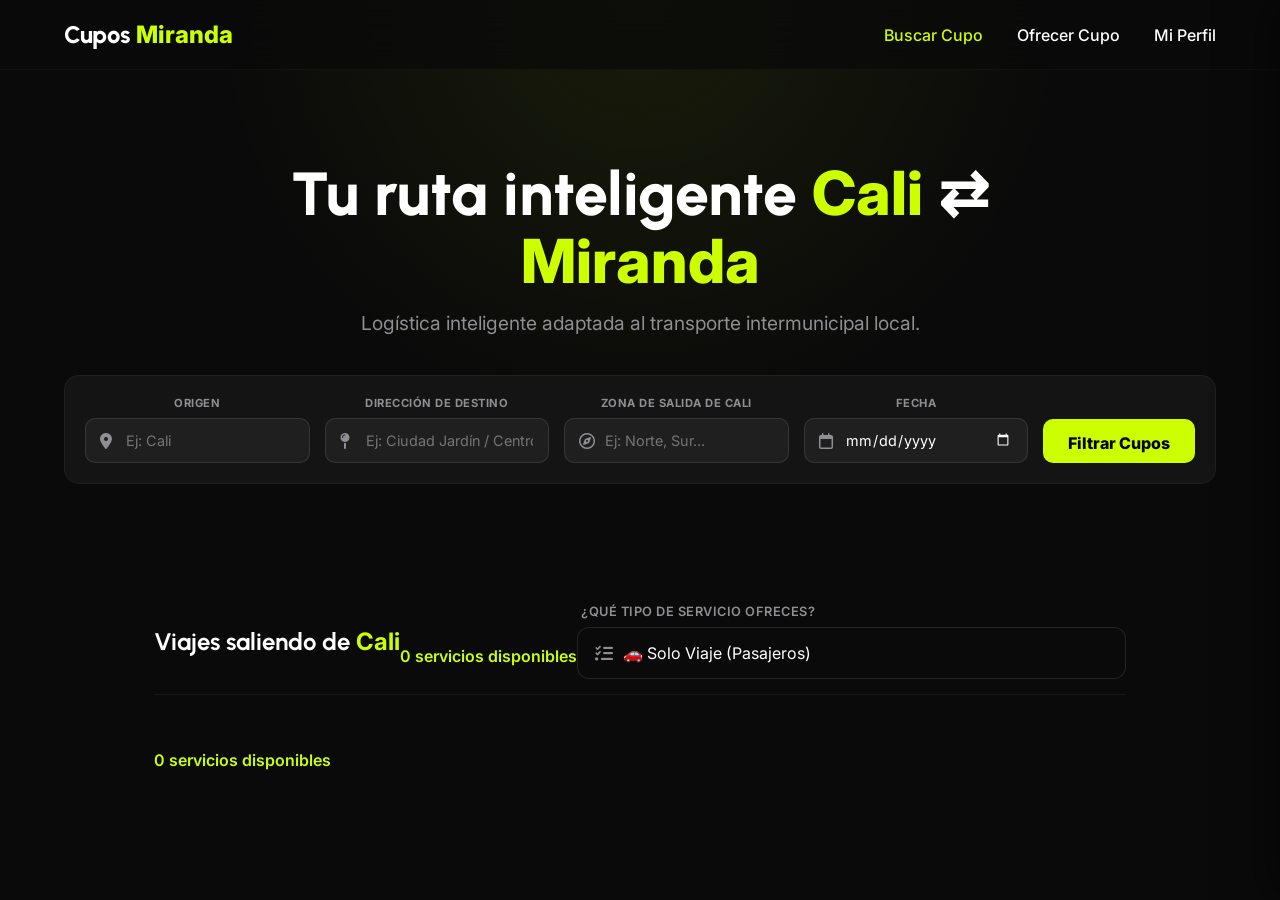
<file: index.html>
<!DOCTYPE html>
<html lang="es">
<head>
    <meta charset="UTF-8">
    <meta name="viewport" content="width=device-width, initial-scale=1.0">
    <title>Cupos Miranda | Viajes Compartidos Premium</title>
    <link href="https://fonts.googleapis.com/css2?family=Inter:wght@300;400;500;600;700&family=Urbanist:wght@600;800&display=swap" rel="stylesheet">
    <link rel="stylesheet" href="https://cdnjs.cloudflare.com/ajax/libs/font-awesome/6.4.0/css/all.min.css">
    <link rel="stylesheet" href="style.css">
    
    <style>
        :root {
            --bg-dark: #0a0a0a;
            --bg-card: #141414;
            --bg-input: #1f1f1f;
            --primary: #CCFF00; 
            --primary-hover: #b3e600;
            --text-main: #ffffff;
            --text-muted: #8e8e93;
            --accent-orange: #ff9500;
            --accent-green: #34c759;
        }

        * { margin: 0; padding: 0; box-sizing: border-box; font-family: 'Inter', sans-serif; }

        body { background-color: var(--bg-dark); color: var(--text-main); min-height: 100vh; padding-bottom: 100px; overflow-x: hidden; }

        /* --- NAVEGACIÓN --- */
        nav { display: flex; justify-content: space-between; align-items: center; padding: 20px 5%; background: rgba(10, 10, 10, 0.75); backdrop-filter: blur(20px); position: fixed; width: 100%; top: 0; z-index: 100; border-bottom: 1px solid rgba(255,255,255,0.03); }
        .logo { font-family: 'Urbanist', sans-serif; font-size: 24px; font-weight: 800; color: var(--text-main); text-decoration: none; }
        .logo span { color: var(--primary); }
        .nav-links a { color: var(--text-main); text-decoration: none; margin-left: 30px; font-weight: 500; transition: color 0.3s; }
        .nav-links a:hover, .nav-links a.active { color: var(--primary); }
        .btn-login { background: transparent; border: 1px solid var(--primary); color: var(--primary) !important; padding: 8px 24px; border-radius: 50px; }

        /* --- HERO --- */
        .hero { padding: 160px 5% 60px; display: flex; flex-direction: column; align-items: center; text-align: center; background: radial-gradient(circle at top, rgba(204, 255, 0, 0.08) 0%, transparent 50%); }
        .hero h1 { font-family: 'Urbanist', sans-serif; font-size: 3.8rem; max-width: 900px; margin-bottom: 15px; line-height: 1.1; font-weight: 800; }
        .hero h1 span { color: var(--primary); }
        .hero p { color: var(--text-muted); font-size: 1.2rem; margin-bottom: 40px; }

        /* --- BUSCADOR --- */
        .search-box { background: var(--bg-card); padding: 24px; border-radius: 24px; display: flex; gap: 15px; width: 100%; max-width: 1100px; box-shadow: 0 30px 60px rgba(0,0,0,0.6); border: 1px solid rgba(255,255,255,0.03); flex-wrap: wrap; }
        .input-group { flex: 1; min-width: 180px; display: flex; flex-direction: column; text-align: left; position: relative; }
        .input-group label { font-size: 0.8rem; color: var(--text-muted); margin-bottom: 8px; margin-left: 4px; font-weight: 600; text-transform: uppercase; letter-spacing: 0.5px; }
        .input-group input, .input-group select { width: 100%; background: var(--bg-input); border: 1px solid rgba(255,255,255,0.05); padding: 16px 16px 16px 45px; border-radius: 14px; color: var(--text-main); font-size: 0.95rem; outline: none; transition: 0.3s; }
        .input-group input:focus, .input-group select:focus { border-color: var(--primary); background: #252525; }
        .input-group i { position: absolute; left: 18px; top: 41px; color: var(--text-muted); font-size: 1.1rem; }
        .btn-search { background: var(--primary); color: var(--bg-dark); border: none; border-radius: 14px; padding: 0 35px; font-size: 1rem; font-weight: 700; cursor: pointer; transition: 0.3s; margin-top: 26px; height: 53px; }
        .btn-search:hover { background: var(--primary-hover); }

        /* --- SECCIÓN DE RESULTADOS --- */
        .results-container { max-width: 1100px; margin: 40px auto 0; padding: 0 5%; }
        .results-header { display: flex; justify-content: space-between; align-items: center; margin-bottom: 25px; border-bottom: 1px solid rgba(255,255,255,0.05); padding-bottom: 15px; }
        .results-header h2 { font-size: 1.5rem; font-family: 'Urbanist', sans-serif; }
        .results-header h2 span { color: var(--primary); }
        .cards-grid { display: flex; flex-direction: column; gap: 20px; }

        /* --- TARJETA DE VIAJE PREMIUM --- */
        .trip-card { background: var(--bg-card); border-radius: 20px; padding: 24px; display: grid; grid-template-columns: 2fr 2fr 1fr; align-items: center; gap: 20px; border: 1px solid rgba(255,255,255,0.02); transition: 0.3s; }
        .trip-card:hover { border-color: rgba(204, 255, 0, 0.2); transform: scale(1.01); }
        .driver-info { display: flex; gap: 15px; align-items: center; }
        .driver-avatar { width: 55px; height: 55px; background: #333; border-radius: 50%; display: flex; align-items: center; justify-content: center; font-size: 1.5rem; color: var(--primary); }
        .driver-details h3 { font-size: 1.1rem; margin-bottom: 4px; font-weight: 600; }
        .rating { color: #ffcc00; font-size: 0.85rem; display: flex; align-items: center; gap: 4px; }
        .rating span { color: var(--text-muted); }
        .route-details { display: flex; flex-direction: column; gap: 6px; }
        .time { font-size: 1.2rem; font-weight: 700; }
        
        .badge { display: inline-block; padding: 4px 10px; border-radius: 6px; font-size: 0.75rem; font-weight: 700; text-transform: uppercase; width: max-content; }
        .badge-sur { background: rgba(0, 122, 255, 0.15); color: #30a2ff; }
        .badge-norte { background: rgba(255, 69, 58, 0.15); color: #ff453a; }

        .exact-address { font-size: 0.85rem; color: var(--text-muted); margin-top: 4px; }
        .exact-address i { color: var(--primary); margin-right: 5px; }

        .booking-action { text-align: right; display: flex; flex-direction: column; align-items: flex-end; gap: 6px; }
        .price { font-size: 1.6rem; font-weight: 800; color: var(--primary); }
        .seats-left { font-size: 0.8rem; color: var(--text-muted); margin-bottom: 4px; }
        .btn-book { background: var(--text-main); color: var(--bg-dark); border: none; padding: 12px 24px; border-radius: 12px; font-weight: 700; cursor: pointer; transition: 0.2s; width: 100%; }
        .btn-book:hover { background: var(--primary); }

        /* --- MODAL DE CONFIRMACIÓN (DRAWER LATERAL) --- */
        .drawer-overlay { position: fixed; top: 0; left: 0; width: 100%; height: 100%; background: rgba(0,0,0,0.7); backdrop-filter: blur(5px); z-index: 1000; display: none; opacity: 0; transition: opacity 0.3s ease; }
        .drawer { position: fixed; top: 0; right: -450px; width: 100%; max-width: 450px; height: 100%; background: var(--bg-card); border-left: 1px solid rgba(255,255,255,0.05); box-shadow: -10px 0 40px rgba(0,0,0,0.5); z-index: 1001; padding: 40px 30px; display: flex; flex-direction: column; transition: right 0.3s cubic-bezier(0.4, 0, 0.2, 1); }
        .drawer.open { right: 0; }
        .drawer-overlay.open { display: block; opacity: 1; }
        .drawer-close { position: absolute; top: 30px; right: 30px; background: none; border: none; color: var(--text-muted); font-size: 1.5rem; cursor: pointer; }
        .drawer h3 { font-family: 'Urbanist', sans-serif; font-size: 1.8rem; margin-bottom: 20px; }
        .drawer-trip-summary { background: var(--bg-dark); padding: 15px; border-radius: 12px; margin-bottom: 25px; border: 1px solid rgba(255,255,255,0.03); }
        .drawer-input-group { display: flex; flex-direction: column; gap: 8px; margin-bottom: 20px; }
        .drawer-input-group label { font-size: 0.85rem; color: var(--text-muted); font-weight: 600; }
        .drawer-input-group input { background: var(--bg-dark); border: 1px solid rgba(255,255,255,0.1); padding: 14px; border-radius: 10px; color: white; font-size: 1rem; outline: none; }
        .drawer-input-group input:focus { border-color: var(--primary); }
        .btn-confirm-booking { background: var(--primary); color: var(--bg-dark); border: none; padding: 16px; border-radius: 12px; font-weight: 700; font-size: 1rem; cursor: pointer; transition: 0.3s; width: 100%; margin-top: auto; }

        @media (max-width: 768px) {
            .trip-card { grid-template-columns: 1fr; text-align: center; justify-items: center; }
            .booking-action { align-items: center; width: 100%; }
            .search-box { flex-direction: column; }
        }
    </style>
</head>
<body>

   <nav>
        <a href="index.html" class="logo">Cupos <span>Miranda</span></a>
        <div class="nav-links">
            <a href="index.html" class="active">Buscar Cupo</a>
            <a href="publicar.html">Ofrecer Cupo</a>
            <a href="perfil.html">Mi Perfil</a>
        </div>
    </nav>

    <header class="hero">
        <h1>Tu ruta inteligente <span>Cali</span> ⇄ <span>Miranda</span></h1>
        <p>Logística inteligente adaptada al transporte intermunicipal local.</p>

        <div style="background: var(--bg-card); padding: 20px; border-radius: 15px; border: 1px solid rgba(255,255,255,0.05); display: flex; gap: 15px; flex-wrap: wrap; align-items: flex-end; margin-bottom: 20px;">
            
            <div style="flex: 1; min-width: 150px;">
                <label style="font-size: 0.7rem; color: var(--text-muted); margin-bottom: 8px; display: block; font-weight: 700; text-transform: uppercase; letter-spacing: 0.5px;">Origen</label>
                <div style="position: relative;">
                    <i class="fa-solid fa-location-dot" style="position: absolute; left: 15px; top: 15px; color: var(--text-muted);"></i>
                    <input type="text" id="filtro_origen" placeholder="Ej: Cali" style="width: 100%; padding: 13px 15px 13px 40px; border-radius: 10px; background: var(--bg-input); border: 1px solid rgba(255,255,255,0.1); color: white; outline: none; font-size: 0.9rem;">
                </div>
            </div>

            <div style="flex: 1; min-width: 150px;">
                <label style="font-size: 0.7rem; color: var(--text-muted); margin-bottom: 8px; display: block; font-weight: 700; text-transform: uppercase; letter-spacing: 0.5px;">Dirección de Destino</label>
                <div style="position: relative;">
                    <i class="fa-solid fa-map-pin" style="position: absolute; left: 15px; top: 15px; color: var(--text-muted);"></i>
                    <input type="text" id="filtro_destino" placeholder="Ej: Ciudad Jardín / Centro" style="width: 100%; padding: 13px 15px 13px 40px; border-radius: 10px; background: var(--bg-input); border: 1px solid rgba(255,255,255,0.1); color: white; outline: none; font-size: 0.9rem;">
                </div>
            </div>

            <div style="flex: 1; min-width: 150px;">
                <label style="font-size: 0.7rem; color: var(--text-muted); margin-bottom: 8px; display: block; font-weight: 700; text-transform: uppercase; letter-spacing: 0.5px;">Zona de Salida de Cali</label>
                <div style="position: relative;">
                    <i class="fa-regular fa-compass" style="position: absolute; left: 15px; top: 15px; color: var(--text-muted);"></i>
                    <input type="text" id="filtro_zona" placeholder="Ej: Norte, Sur..." style="width: 100%; padding: 13px 15px 13px 40px; border-radius: 10px; background: var(--bg-input); border: 1px solid rgba(255,255,255,0.1); color: white; outline: none; font-size: 0.9rem;">
                </div>
            </div>

            <div style="flex: 1; min-width: 150px;">
                <label style="font-size: 0.7rem; color: var(--text-muted); margin-bottom: 8px; display: block; font-weight: 700; text-transform: uppercase; letter-spacing: 0.5px;">Fecha</label>
                <div style="position: relative;">
                    <i class="fa-regular fa-calendar" style="position: absolute; left: 15px; top: 15px; color: var(--text-muted);"></i>
                    <input type="date" id="filtro_fecha" style="width: 100%; padding: 12px 15px 12px 40px; border-radius: 10px; background: var(--bg-input); border: 1px solid rgba(255,255,255,0.1); color: white; outline: none; font-size: 0.9rem; font-family: inherit; color-scheme: dark;">
                </div>
            </div>

            <button onclick="buscarAvanzado()" style="background: var(--primary); color: #000; border: none; padding: 14px 25px; border-radius: 10px; font-weight: 800; font-size: 1rem; cursor: pointer; transition: 0.3s; height: 44px; white-space: nowrap;">
                Filtrar Cupos
            </button>
        </div>
    </header>

    <main class="results-container">
        <div class="results-header">
            <h2 id="titulo-resultados">Viajes saliendo de <span>Cali</span></h2>
          <div id="contador-viajes" style="margin-top: 30px; font-weight: 600; color: var(--primary);">0 servicios disponibles</div>
        
   <div class="input-group" style="grid-column: 1 / -1;">
                    <label>¿Qué tipo de servicio ofreces?</label>
                    <i class="fa-solid fa-list-check"></i>
                    <select id="tipo_servicio" required style="width: 100%; padding: 15px 15px 15px 45px; border-radius: 12px; background: var(--bg-dark); border: 1px solid rgba(255,255,255,0.1); color: white; outline: none; font-size: 1rem; appearance: none;">
                        <option value="viaje">🚗 Solo Viaje (Pasajeros)</option>
                        <option value="viaje_encomienda">🚗 + 📦 Viaje y Encomiendas</option>
                        <option value="encomienda">📦 Solo Encomiendas</option>
                        <option value="particular">⭐ Servicio Particular Exclusivo</option>
                    </select>
                </div>
        </div>

        <div class="cards-grid" id="contenedor-viajes-lista">
            <div id="contador-viajes" style="margin-top: 30px; font-weight: 600; color: var(--primary);">0 servicios disponibles</div>
            </div>
    </main>

    <div class="drawer-overlay" id="overlay" onclick="closeDrawer()"></div>
<div id="bookingDrawer" class="drawer">
        <button class="close-drawer" onclick="closeDrawer()"><i class="fa-solid fa-xmark"></i></button>
        <h2 style="font-family: 'Urbanist', sans-serif; margin-bottom: 20px;">Confirmar Cupo</h2>
        
        <div class="booking-summary" style="background: var(--bg-input); padding: 15px; border-radius: 12px; margin-bottom: 20px;">
            <p id="summary-driver" style="font-weight: 600; margin-bottom: 5px;">Conductor: </p>
            <p id="summary-route" style="color: var(--text-muted); font-size: 0.9rem; margin-bottom: 5px;">Ruta: </p>
            <p id="summary-price" style="color: var(--primary); font-weight: 700;">Valor: </p>
        </div>

        <div style="margin-bottom: 15px;">
            <label style="font-size: 0.85rem; color: var(--text-muted); display: block; margin-bottom: 8px;">Tu Nombre</label>
            <input type="text" id="input-passenger-name" placeholder="Ej: María Gómez" style="width: 100%; padding: 12px; border-radius: 10px; background: var(--bg-input); border: 1px solid rgba(255,255,255,0.1); color: white; outline: none;">
        </div>

        <div style="margin-bottom: 25px;">
            <label style="font-size: 0.85rem; color: var(--text-muted); display: block; margin-bottom: 8px;">¿Dónde te recoge?</label>
            <div style="display: flex; gap: 10px;">
                <input type="text" id="input-pickup-exacto" placeholder="Escribe la dirección o usa el GPS" style="flex: 1; padding: 12px; border-radius: 10px; background: var(--bg-input); border: 1px solid rgba(255,255,255,0.1); color: white; outline: none;">
                <button type="button" onclick="obtenerUbicacionGPS()" style="background: var(--bg-input); border: 1px solid var(--primary); color: var(--primary); padding: 0 15px; border-radius: 10px; cursor: pointer; transition: 0.3s;" title="Usar mi ubicación actual">
                    <i class="fa-solid fa-location-crosshairs"></i> GPS
                </button>
            </div>
            <p id="gps-status" style="font-size: 0.8rem; color: var(--primary); margin-top: 5px; display: none;">Obteniendo ubicación...</p>
        </div>

        <button class="btn-confirm-booking" id="btn-confirm-action" onclick="finalizarReserva()">Confirmar y Enviar WhatsApp</button>
    </div>

   <script src="app.js"></script>
</body>
</html>
</file>
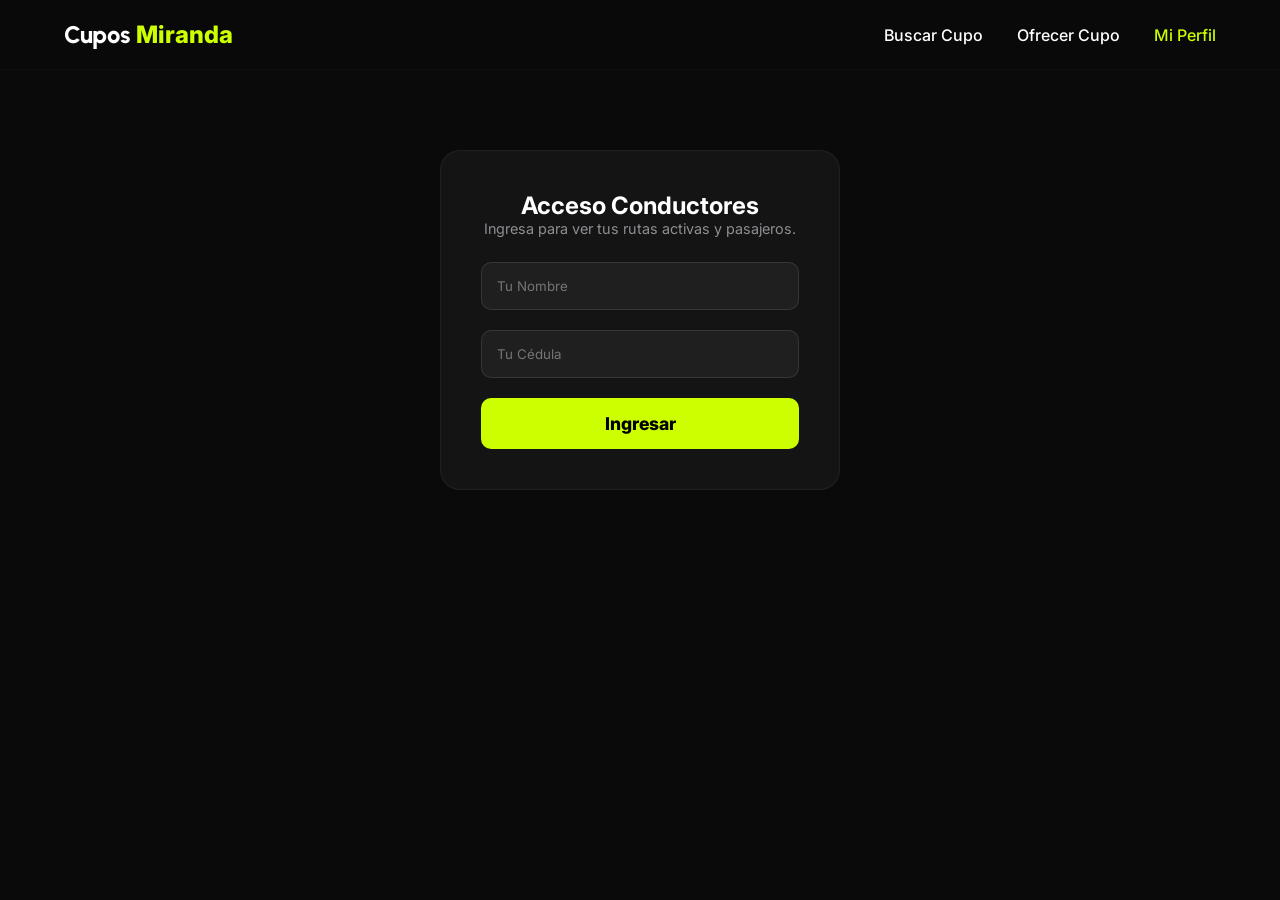
<file: perfil.html>
<!DOCTYPE html>
<html lang="es">
<head>
    <meta charset="UTF-8">
    <meta name="viewport" content="width=device-width, initial-scale=1.0">
    <title>Mi Perfil | Cupos Miranda</title>
    <link href="https://fonts.googleapis.com/css2?family=Inter:wght@300;400;500;600;700&family=Urbanist:wght@600;800&display=swap" rel="stylesheet">
    <link rel="stylesheet" href="https://cdnjs.cloudflare.com/ajax/libs/font-awesome/6.4.0/css/all.min.css">
    <link rel="stylesheet" href="style.css">
    
    <style>
        :root { --bg-dark: #0a0a0a; --bg-card: #141414; --bg-input: #1f1f1f; --primary: #CCFF00; --text-main: #ffffff; --text-muted: #8e8e93; }
        * { margin: 0; padding: 0; box-sizing: border-box; font-family: 'Inter', sans-serif; }
        body { background-color: var(--bg-dark); color: var(--text-main); min-height: 100vh; padding: 100px 5%; }
        nav { display: flex; justify-content: space-between; align-items: center; padding: 20px 5%; background: rgba(10, 10, 10, 0.75); backdrop-filter: blur(20px); position: fixed; width: 100%; top: 0; z-index: 100; border-bottom: 1px solid rgba(255,255,255,0.03); left:0;}
        .logo { font-family: 'Urbanist', sans-serif; font-size: 24px; font-weight: 800; color: var(--text-main); text-decoration: none; }
        .logo span { color: var(--primary); }
        .nav-links a { color: var(--text-main); text-decoration: none; margin-left: 30px; font-weight: 500; transition: color 0.3s; }
        .nav-links a:hover, .nav-links a.active { color: var(--primary); }
        
        h1 { font-family: 'Urbanist', sans-serif; font-size: 2.5rem; text-align: center; margin-bottom: 20px; }
        .dashboard-container { max-width: 800px; margin: 0 auto; }
        
        /* Estilos del Login */
        .login-card { background: var(--bg-card); border-radius: 20px; padding: 40px; border: 1px solid rgba(255,255,255,0.05); max-width: 400px; margin: 50px auto; text-align: center; }
        .login-card input { width: 100%; padding: 15px; margin-bottom: 20px; border-radius: 10px; background: var(--bg-input); border: 1px solid rgba(255,255,255,0.1); color: white; outline: none; }
        .login-card button { width: 100%; padding: 15px; background: var(--primary); color: #000; border: none; border-radius: 10px; font-weight: 800; font-size: 1.1rem; cursor: pointer; transition: 0.3s; }
        .login-card button:hover { background: #b3e600; }

        /* Estilos del Dashboard */
        .viaje-card { background: var(--bg-card); border-radius: 20px; padding: 25px; margin-bottom: 20px; border: 1px solid rgba(255,255,255,0.05); position: relative; }
        .viaje-header { display: flex; justify-content: space-between; border-bottom: 1px solid rgba(255,255,255,0.1); padding-bottom: 15px; margin-bottom: 15px; padding-right: 40px; }
        .viaje-header h3 { color: var(--primary); }
        
        .pasajero-item { display: flex; justify-content: space-between; align-items: center; background: #1f1f1f; padding: 15px; border-radius: 12px; margin-bottom: 10px; }
        .p-nombre { font-weight: bold; font-size: 1.1rem; }
        .p-ubi { color: var(--text-muted); font-size: 0.9rem; margin-top: 5px; }
        .btn-mapa { background: var(--primary); color: #000; text-decoration: none; padding: 8px 15px; border-radius: 8px; font-weight: 600; font-size: 0.9rem; }
        
        .btn-logout { background: transparent; border: 1px solid var(--text-muted); color: var(--text-muted); padding: 8px 20px; border-radius: 10px; cursor: pointer; float: right; margin-bottom: 20px; margin-left: 10px; transition: 0.3s; }
        .btn-logout:hover { border-color: white; color: white; }
        
        /* Botón Eliminar Viaje */
        .btn-delete-viaje { position: absolute; top: 25px; right: 25px; background: transparent; border: none; color: #ff3b30; font-size: 1.2rem; cursor: pointer; transition: 0.3s; }
        .btn-delete-viaje:hover { color: #ff453a; transform: scale(1.15); }
    </style>
</head>
<body>

    <nav>
        <a href="index.html" class="logo">Cupos <span>Miranda</span></a>
        <div class="nav-links">
            <a href="index.html">Buscar Cupo</a>
            <a href="publicar.html">Ofrecer Cupo</a>
            <a href="perfil.html" class="active">Mi Perfil</a>
        </div>
    </nav>

    <div class="dashboard-container">
        
        <div id="login-section" class="login-card">
            <h2>Acceso Conductores</h2>
            <p style="color: var(--text-muted); margin-bottom: 25px; font-size: 0.9rem;">Ingresa para ver tus rutas activas y pasajeros.</p>
            <input type="text" id="login_nombre" placeholder="Tu Nombre">
            <input type="number" id="login_cedula" placeholder="Tu Cédula">
            <button onclick="iniciarSesion()">Ingresar</button>
        </div>

        <div id="dashboard-section" style="display: none;">
            <button class="btn-logout" onclick="cerrarSesion()"><i class="fa-solid fa-right-from-bracket"></i> Salir</button>
            <h1 style="clear: both; text-align: left; margin-bottom: 30px;">Mis <span style="color: var(--primary);">Viajes Activos</span></h1>
            <div id="lista-mis-viajes">
                </div>
        </div>

    </div>

    <script>
        window.onload = () => {
            const conductorActivo = JSON.parse(sessionStorage.getItem('conductorSesion'));
            if (conductorActivo) {
                mostrarDashboard(conductorActivo.cedula);
            }
        };

        function iniciarSesion() {
            const nombre = document.getElementById('login_nombre').value.trim();
            const cedula = document.getElementById('login_cedula').value.trim();

            if (!nombre || !cedula) {
                alert("Por favor ingresa tu nombre y cédula.");
                return;
            }

            const datosSesion = { nombre: nombre, cedula: cedula };
            sessionStorage.setItem('conductorSesion', JSON.stringify(datosSesion));
            
            mostrarDashboard(cedula);
        }

        function cerrarSesion() {
            sessionStorage.removeItem('conductorSesion');
            document.getElementById('dashboard-section').style.display = 'none';
            document.getElementById('login-section').style.display = 'block';
            document.getElementById('login_nombre').value = '';
            document.getElementById('login_cedula').value = '';
        }

        function mostrarDashboard(cedulaConductor) {
            document.getElementById('login-section').style.display = 'none';
            document.getElementById('dashboard-section').style.display = 'block';

            const contenedor = document.getElementById('lista-mis-viajes');
            contenedor.innerHTML = ""; 
            
            let viajesGuardados = JSON.parse(localStorage.getItem('viajesCuposMiranda')) || [];
            let misViajes = viajesGuardados.filter(viaje => viaje.cedula === cedulaConductor);

            if(misViajes.length === 0) {
                contenedor.innerHTML = "<p style='text-align:center; color:#888; padding: 40px;'>No tienes viajes publicados actualmente.</p>";
                return;
            }

            misViajes.reverse().forEach(viaje => {
                let htmlPasajeros = "";
                
                if(!viaje.pasajeros || viaje.pasajeros.length === 0) {
                    htmlPasajeros = "<p style='color:#888; font-size:0.9rem;'>Aún no hay reservas en este viaje.</p>";
                } else {
                    viaje.pasajeros.forEach(p => {
                        let linkBtn = p.ubicacion.includes("http") 
                            ? `<a href="${p.ubicacion}" target="_blank" class="btn-mapa"><i class="fa-solid fa-map-location-dot"></i> Maps</a>`
                            : `<span style="color:var(--primary);"><i class="fa-solid fa-thumbtack"></i> Dirección</span>`;

                        htmlPasajeros += `
                            <div class="pasajero-item">
                                <div>
                                    <div class="p-nombre"><i class="fa-solid fa-user-check"></i> ${p.nombre}</div>
                                    <div class="p-ubi">${p.ubicacion} <span style="color:#555; font-size:0.8rem;">(${p.horaReserva})</span></div>
                                </div>
                                ${linkBtn}
                            </div>
                        `;
                    });
                }

                contenedor.innerHTML += `
                    <div class="viaje-card">
                        <button class="btn-delete-viaje" onclick="eliminarViaje(${viaje.id})" title="Eliminar Publicación">
                            <i class="fa-solid fa-trash-can"></i>
                        </button>

                        <div class="viaje-header">
                            <div>
                                <h3>${viaje.origenDisplay} ➔ ${viaje.destino}</h3>
                                <p style="color:#888; font-size:0.9rem;">${viaje.fecha} a las ${viaje.hora}</p>
                            </div>
                            <div style="text-align:right;">
                                <span style="background: ${viaje.cupos > 0 ? 'var(--primary)' : '#555'}; color:#000; padding:5px 15px; border-radius:20px; font-weight:bold; font-size:0.85rem;">
                                    ${viaje.cupos} Cupos Libres
                                </span>
                            </div>
                        </div>
                        <h4 style="font-size:0.9rem; color:var(--text-muted); text-transform:uppercase; letter-spacing:0.5px;">Lista de Pasajeros:</h4>
                        <div style="margin-top:10px;">
                            ${htmlPasajeros}
                        </div>
                    </div>
                `;
            });
        }

        // FUNCIÓN ELIMINAR NUEVA
        function eliminarViaje(idViaje) {
            if(confirm("¿Estás seguro de que quieres eliminar esta publicación de viaje? Se borrará para siempre.")) {
                let viajesGuardados = JSON.parse(localStorage.getItem('viajesCuposMiranda')) || [];
                
                // Filtramos dejando todos los viajes MENOS el que tiene el ID que queremos borrar
                viajesGuardados = viajesGuardados.filter(viaje => viaje.id !== idViaje);
                
                // Guardamos la lista actualizada
                localStorage.setItem('viajesCuposMiranda', JSON.stringify(viajesGuardados));
                
                // Refrescamos el panel
                const conductorActivo = JSON.parse(sessionStorage.getItem('conductorSesion'));
                mostrarDashboard(conductorActivo.cedula);
            }
        }
    </script>
</body>
</html>
</file>
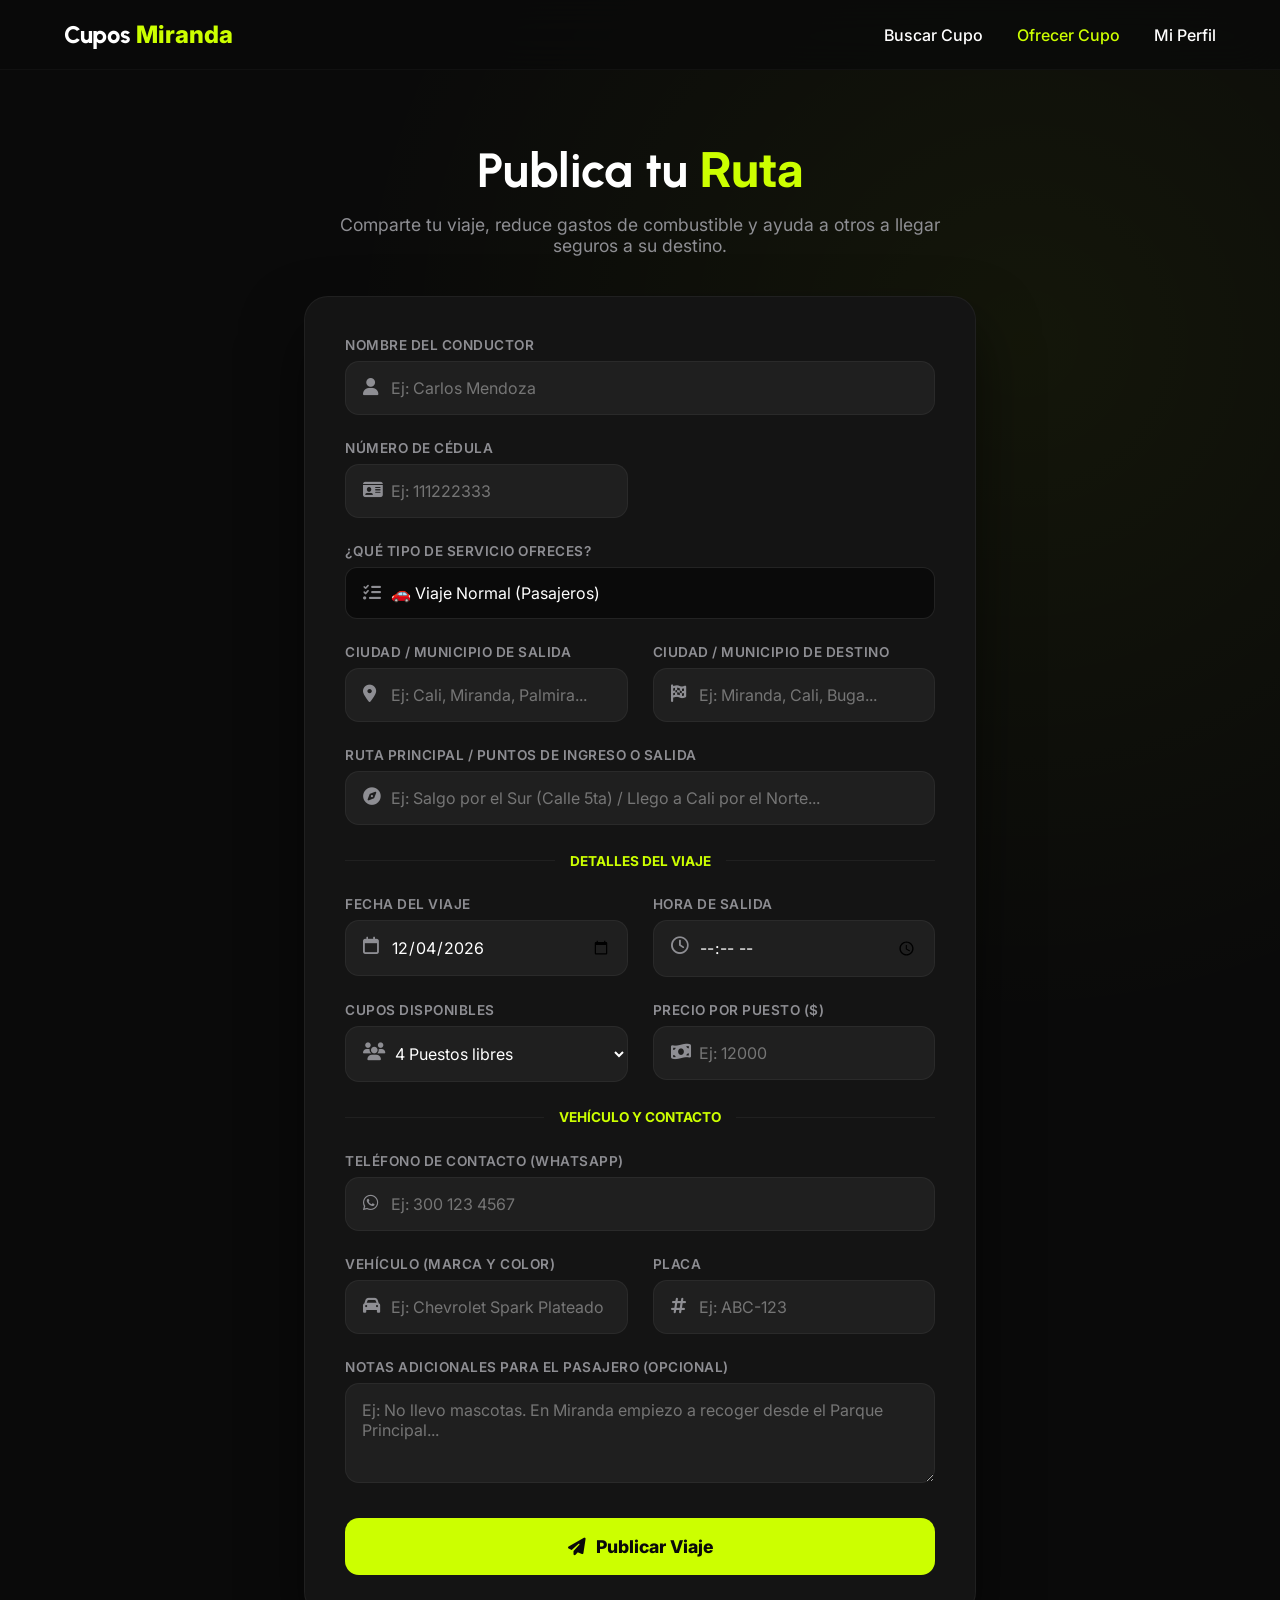
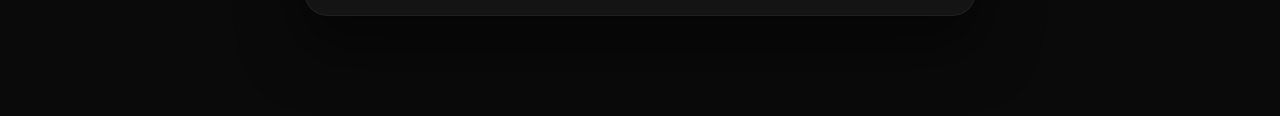
<file: publicar.html>
<!DOCTYPE html>
<html lang="es">
<head>
    <meta charset="UTF-8">
    <meta name="viewport" content="width=device-width, initial-scale=1.0">
    <title>Ofrecer Cupo | Cupos Miranda</title>
    <link href="https://fonts.googleapis.com/css2?family=Inter:wght@300;400;500;600;700&family=Urbanist:wght@600;800&display=swap" rel="stylesheet">
    <link rel="stylesheet" href="https://cdnjs.cloudflare.com/ajax/libs/font-awesome/6.4.0/css/all.min.css">
    <link rel="stylesheet" href="style.css">
    
    <style>
        /* ... (Mantén exactamente el mismo CSS de antes, no hay cambios en el diseño visual) ... */
        :root { --bg-dark: #0a0a0a; --bg-card: #141414; --bg-input: #1f1f1f; --primary: #CCFF00; --primary-hover: #b3e600; --text-main: #ffffff; --text-muted: #8e8e93; --success: #34c759; }
        * { margin: 0; padding: 0; box-sizing: border-box; font-family: 'Inter', sans-serif; }
        body { background-color: var(--bg-dark); color: var(--text-main); min-height: 100vh; padding-bottom: 100px; background-image: radial-gradient(circle at 80% 20%, rgba(204, 255, 0, 0.05) 0%, transparent 40%); }
        nav { display: flex; justify-content: space-between; align-items: center; padding: 20px 5%; background: rgba(10, 10, 10, 0.75); backdrop-filter: blur(20px); position: fixed; width: 100%; top: 0; z-index: 100; border-bottom: 1px solid rgba(255,255,255,0.03); }
        .logo { font-family: 'Urbanist', sans-serif; font-size: 24px; font-weight: 800; color: var(--text-main); text-decoration: none; }
        .logo span { color: var(--primary); }
        .nav-links a { color: var(--text-main); text-decoration: none; margin-left: 30px; font-weight: 500; transition: color 0.3s; }
        .nav-links a:hover, .nav-links a.active { color: var(--primary); }
        .btn-login { background: transparent; border: 1px solid var(--primary); color: var(--primary) !important; padding: 8px 24px; border-radius: 50px; }
        .publish-header { padding: 140px 5% 40px; text-align: center; }
        .publish-header h1 { font-family: 'Urbanist', sans-serif; font-size: 3rem; margin-bottom: 15px; }
        .publish-header h1 span { color: var(--primary); }
        .publish-header p { color: var(--text-muted); font-size: 1.1rem; max-width: 600px; margin: 0 auto; }
        .form-container { max-width: 800px; margin: 0 auto; padding: 0 5%; }
        .publish-card { background: var(--bg-card); border-radius: 24px; padding: 40px; box-shadow: 0 30px 60px rgba(0,0,0,0.5); border: 1px solid rgba(255,255,255,0.05); }
        .form-grid { display: grid; grid-template-columns: 1fr 1fr; gap: 25px; }
        .full-width { grid-column: 1 / -1; }
        .input-group { display: flex; flex-direction: column; position: relative; }
        .input-group label { font-size: 0.85rem; color: var(--text-muted); margin-bottom: 8px; font-weight: 600; text-transform: uppercase; letter-spacing: 0.5px; }
        .input-group input, .input-group select, .input-group textarea { width: 100%; background: var(--bg-input); border: 1px solid rgba(255,255,255,0.05); padding: 16px 16px 16px 45px; border-radius: 14px; color: var(--text-main); font-size: 1rem; outline: none; transition: 0.3s; }
        .input-group textarea { padding-left: 16px; min-height: 100px; resize: vertical; }
        .input-group input:focus, .input-group select:focus, .input-group textarea:focus { border-color: var(--primary); background: #252525; }
        .input-group i { position: absolute; left: 18px; top: 41px; color: var(--text-muted); font-size: 1.1rem; }
        .input-group.no-icon textarea { padding-left: 16px; }
        .section-divider { grid-column: 1 / -1; height: 1px; background: rgba(255,255,255,0.05); margin: 10px 0; display: flex; align-items: center; justify-content: center; }
        .section-divider span { background: var(--bg-card); padding: 0 15px; color: var(--primary); font-size: 0.85rem; font-weight: 700; text-transform: uppercase; }
        .btn-submit { grid-column: 1 / -1; background: var(--primary); color: var(--bg-dark); border: none; border-radius: 14px; padding: 18px; font-size: 1.1rem; font-weight: 800; cursor: pointer; transition: 0.3s; margin-top: 10px; display: flex; justify-content: center; align-items: center; gap: 10px; }
        .btn-submit:hover { background: var(--primary-hover); transform: translateY(-2px); box-shadow: 0 10px 20px rgba(204, 255, 0, 0.2); }
        .modal-overlay { position: fixed; top: 0; left: 0; width: 100%; height: 100%; background: rgba(0,0,0,0.8); backdrop-filter: blur(5px); z-index: 1000; display: none; place-items: center; }
        .modal-content { background: var(--bg-card); padding: 40px; border-radius: 24px; text-align: center; max-width: 400px; border: 1px solid rgba(52, 199, 89, 0.3); }
        .modal-content i { font-size: 4rem; color: var(--success); margin-bottom: 20px; }
        .modal-content h3 { font-size: 1.5rem; margin-bottom: 10px; font-family: 'Urbanist', sans-serif; }
        .modal-content p { color: var(--text-muted); margin-bottom: 25px; }
        .btn-modal { background: var(--text-main); color: var(--bg-dark); padding: 12px 30px; border-radius: 12px; font-weight: 700; text-decoration: none; display: inline-block; }
        @media (max-width: 768px) { .form-grid { grid-template-columns: 1fr; } .publish-card { padding: 25px; } }
    </style>
</head>
<body>
<nav>
        <a href="index.html" class="logo">Cupos <span>Miranda</span></a>
        <div class="nav-links">
            <a href="index.html">Buscar Cupo</a>
            <a href="publicar.html" class="active">Ofrecer Cupo</a>
            <a href="perfil.html">Mi Perfil</a>
        </div>
    </nav>

    <header class="publish-header">
        <h1>Publica tu <span>Ruta</span></h1>
        <p>Comparte tu viaje, reduce gastos de combustible y ayuda a otros a llegar seguros a su destino.</p>
    </header>

    <main class="form-container">
        <form class="publish-card" onsubmit="publicarViaje(event)">
            <div class="form-grid">
                
                <div class="input-group full-width">
                    <label>Nombre del Conductor</label>
                    <i class="fa-solid fa-user"></i>
                    <input type="text" id="conductor_nombre" placeholder="Ej: Carlos Mendoza" required>
                </div>
                <div class="input-group">
                    <label>Número de Cédula</label>
                    <i class="fa-solid fa-id-card"></i>
                    <input type="number" id="conductor_cedula" placeholder="Ej: 111222333" required>
                </div>
                <div class="input-group" style="grid-column: 1 / -1;">
                    <label>¿Qué tipo de servicio ofreces?</label>
                    <i class="fa-solid fa-list-check"></i>
                    <select id="tipo_servicio" required style="width: 100%; padding: 15px 15px 15px 45px; border-radius: 12px; background: var(--bg-dark); border: 1px solid rgba(255,255,255,0.1); color: white; outline: none; font-size: 1rem; appearance: none;">
                        <option value="viaje">🚗 Viaje Normal (Pasajeros)</option>
                        <option value="viaje_encomienda">🚗 + 📦 Viaje y Encomiendas</option>
                        <option value="encomienda">📦 Llevar o Traer Encomienda</option>
                        <option value="particular">⭐ Servicio Particular / Por Horas</option>
                    </select>
                </div>

                <div class="input-group">
                    <label>Ciudad / Municipio de Salida</label>
                    <i class="fa-solid fa-location-dot"></i>
                    <input type="text" id="origen" placeholder="Ej: Cali, Miranda, Palmira..." required>
                </div>

                <div class="input-group">
                    <label>Ciudad / Municipio de Destino</label>
                    <i class="fa-solid fa-flag-checkered"></i>
                    <input type="text" id="destino" placeholder="Ej: Miranda, Cali, Buga..." required>
                </div>

                <div class="input-group full-width">
                    <label>Ruta principal / Puntos de ingreso o salida</label>
                    <i class="fa-solid fa-compass"></i>
                    <input type="text" id="ruta_detalle" placeholder="Ej: Salgo por el Sur (Calle 5ta) / Llego a Cali por el Norte..." required>
                </div>

                <div class="section-divider"><span>Detalles del Viaje</span></div>

                <div class="input-group">
                    <label>Fecha del Viaje</label>
                    <i class="fa-regular fa-calendar"></i>
                    <input type="date" id="fecha" required>
                </div>

                <div class="input-group">
                    <label>Hora de Salida</label>
                    <i class="fa-regular fa-clock"></i>
                    <input type="time" id="hora" required>
                </div>

                <div class="input-group">
                    <label>Cupos Disponibles</label>
                    <i class="fa-solid fa-users"></i>
                    <select id="cupos" required>
                        <option value="1">1 Puesto libre</option>
                        <option value="2">2 Puestos libres</option>
                        <option value="3">3 Puestos libres</option>
                        <option value="4" selected>4 Puestos libres</option>
                    </select>
                </div>

                <div class="input-group">
                    <label>Precio por Puesto ($)</label>
                    <i class="fa-solid fa-money-bill-wave"></i>
                    <input type="number" id="precio" placeholder="Ej: 12000" min="5000" step="1000" required>
                </div>

                <div class="section-divider"><span>Vehículo y Contacto</span></div>

                <div class="input-group full-width">
                    <label>Teléfono de Contacto (WhatsApp)</label>
                    <i class="fa-brands fa-whatsapp"></i>
                    <input type="tel" id="telefono" placeholder="Ej: 300 123 4567" required>
                </div>

                <div class="input-group">
                    <label>Vehículo (Marca y Color)</label>
                    <i class="fa-solid fa-car"></i>
                    <input type="text" id="vehiculo" placeholder="Ej: Chevrolet Spark Plateado" required>
                </div>

                <div class="input-group">
                    <label>Placa</label>
                    <i class="fa-solid fa-hashtag"></i>
                    <input type="text" id="placa" placeholder="Ej: ABC-123" required>
                </div>

                <div class="input-group full-width no-icon">
                    <label>Notas adicionales para el pasajero (Opcional)</label>
                    <textarea id="notas" placeholder="Ej: No llevo mascotas. En Miranda empiezo a recoger desde el Parque Principal..."></textarea>
                </div>

                <button type="submit" class="btn-submit">
                    <i class="fa-solid fa-paper-plane"></i> Publicar Viaje
                </button>
            </div>
        </form>
    </main>

    <div class="modal-overlay" id="successModal">
        <div class="modal-content">
            <i class="fa-solid fa-circle-check"></i>
            <h3>¡Viaje Publicado!</h3>
            <p>Tu ruta ya está visible para los pasajeros. Durará 24 horas activa.</p>
            <a href="index.html" class="btn-modal">Ver mi publicación</a>
        </div>
    </div>

   <script src="publicar.js"></script>
</body>
</html>
</file>
<file: style.css>
/* --- AJUSTES PARA PANTALLAS DE CELULAR --- */
        @media (max-width: 768px) {
            nav {
                flex-direction: column; /* Pone el logo arriba y los links abajo */
                padding: 15px 5%;
                gap: 15px;
            }
            .nav-links {
                display: flex;
                width: 100%;
                justify-content: space-between; /* Distribuye los 3 botones uniformemente */
            }
            .nav-links a {
                margin-left: 0; /* Quitamos el margen gigante */
                font-size: 0.85rem; /* Letra un poco más pequeña */
                text-align: center;
                padding: 6px 10px; /* Damos un respiro al toque del dedo */
            }
            body { 
                padding-top: 130px; /* Bajamos el contenido para que el nuevo menú no lo tape */
            }
        }
        /* --- BOTONES DE FILTRO (NUEVOS) --- */
.btn-filtro {
    background: var(--bg-input);
    border: 1px solid rgba(255,255,255,0.1);
    color: var(--text-muted);
    padding: 8px 16px;
    border-radius: 50px;
    cursor: pointer;
    font-size: 0.9rem;
    font-weight: 500;
    transition: 0.3s;
    white-space: nowrap; /* Evita que el texto se rompa en 2 líneas */
}
.btn-filtro:hover {
    color: white;
    border-color: rgba(255,255,255,0.3);
}
.btn-filtro.active {
    background: var(--primary);
    color: #000;
    font-weight: 700;
    border: none;
}
</file>
